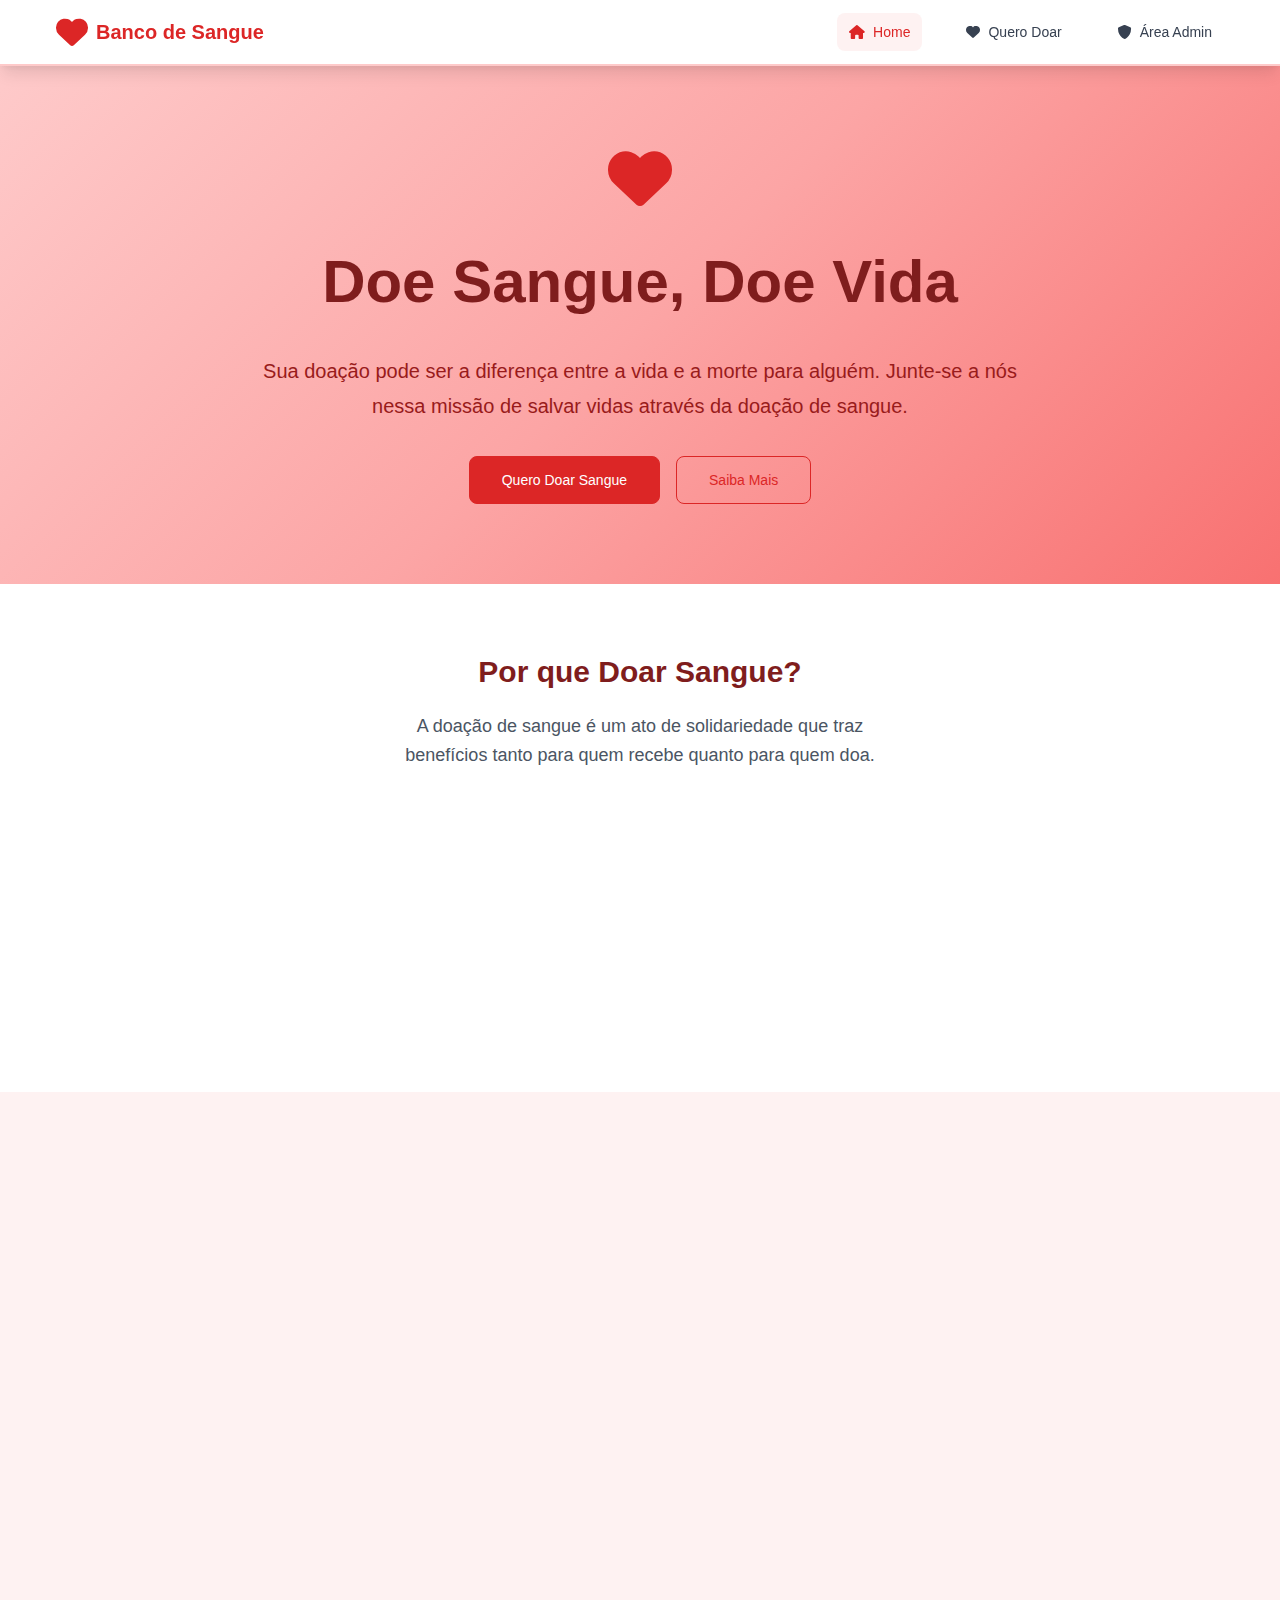
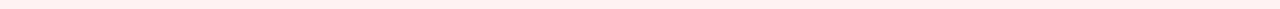
<file: Front-end-banco-de-sangue/html/index.html>
<!DOCTYPE html>
    <html lang="pt-BR">
    <head>
        <meta charset="UTF-8">
        <meta name="viewport" content="width=device-width, initial-scale=1.0">
        <title>Banco de Sangue - Sistema de Doação</title>
        <link rel="stylesheet" href="../css/styles.css">
        <link rel="stylesheet" href="../css/components.css">
        <link href="https://cdnjs.cloudflare.com/ajax/libs/font-awesome/6.0.0/css/all.min.css" rel="stylesheet">
    </head>
    <body>
        <!-- Navigation -->
        <nav class="navbar">
            <div class="nav-container">
                <div class="nav-brand">
                    <i class="fas fa-heart nav-icon"></i>
                    <span class="nav-title">Banco de Sangue</span>
                </div>
                <div class="nav-links">
                    <a href="index.html" class="nav-link active" data-page="home">
                        <i class="fas fa-home"></i>
                        Home
                    </a>
                    <a href="quero-doar.html" class="nav-link" data-page="donate">
                        <i class="fas fa-heart"></i>
                        Quero Doar
                    </a>
                    <a href="admin.html" class="nav-link" data-page="admin">
                        <i class="fas fa-shield-alt"></i>
                        Área Admin
                    </a>
                </div>
            </div>
        </nav>

        <!-- Main Content -->
        <main class="main-content">
            <!-- Hero Section -->
            <section class="hero-section">
                <div class="container">
                    <div class="hero-content">
                        <i class="fas fa-heart hero-icon"></i>
                        <h1 class="hero-title">Doe Sangue, Doe Vida</h1>
                        <p class="hero-description">
                            Sua doação pode ser a diferença entre a vida e a morte para alguém. Junte-se a nós nessa missão de salvar
                            vidas através da doação de sangue.
                        </p>
                        <div class="hero-buttons">
                            <a href="quero-doar.html" class="btn btn-primary">Quero Doar Sangue</a>
                            <button class="btn btn-outline">Saiba Mais</button>
                        </div>
                    </div>
                </div>
            </section>

            <!-- Benefits Section -->
            <section class="benefits-section">
                <div class="container">
                    <div class="section-header">
                        <h2 class="section-title">Por que Doar Sangue?</h2>
                        <p class="section-description">
                            A doação de sangue é um ato de solidariedade que traz benefícios tanto para quem recebe quanto para quem
                            doa.
                        </p>
                    </div>

                    <div class="benefits-grid">
                        <div class="benefit-card">
                            <div class="benefit-header">
                                <i class="fas fa-heart benefit-icon"></i>
                                <h3 class="benefit-title">Salve Vidas</h3>
                            </div>
                            <p class="benefit-description">Uma única doação pode salvar até 4 vidas diferentes</p>
                        </div>

                        <div class="benefit-card">
                            <div class="benefit-header">
                                <i class="fas fa-users benefit-icon"></i>
                                <h3 class="benefit-title">Ajude a Comunidade</h3>
                            </div>
                            <p class="benefit-description">Contribua para o bem-estar da sua comunidade local</p>
                        </div>

                        <div class="benefit-card">
                            <div class="benefit-header">
                                <i class="fas fa-clock benefit-icon"></i>
                                <h3 class="benefit-title">Processo Rápido</h3>
                            </div>
                            <p class="benefit-description">Todo o processo leva apenas 30-45 minutos</p>
                        </div>

                        <div class="benefit-card">
                            <div class="benefit-header">
                                <i class="fas fa-shield-alt benefit-icon"></i>
                                <h3 class="benefit-title">Seguro e Confiável</h3>
                            </div>
                            <p class="benefit-description">Procedimento 100% seguro com materiais descartáveis</p>
                        </div>
                    </div>
                </div>
            </section>

            <!-- Info Section -->
            <section class="info-section">
                <div class="container">
                    <div class="info-grid">
                        <div class="info-content">
                            <h2 class="info-title">Informações Importantes</h2>
                            <div class="info-list">
                                <div class="info-item">
                                    <div class="info-bullet"></div>
                                    <p>O sangue doado é testado e separado em componentes para atender diferentes necessidades médicas</p>
                                </div>
                                <div class="info-item">
                                    <div class="info-bullet"></div>
                                    <p>Homens podem doar a cada 60 dias e mulheres a cada 90 dias</p>
                                </div>
                                <div class="info-item">
                                    <div class="info-bullet"></div>
                                    <p>É necessário ter entre 16 e 69 anos e pesar no mínimo 50kg</p>
                                </div>
                                <div class="info-item">
                                    <div class="info-bullet"></div>
                                    <p>Traga um documento oficial com foto no dia da doação</p>
                                </div>
                            </div>
                        </div>
                        <div class="blood-types-card">
                            <h3 class="blood-types-title">Tipos Sanguíneos</h3>
                            <div class="blood-types-grid">
                                <div class="blood-type">A+</div>
                                <div class="blood-type">A-</div>
                                <div class="blood-type">B+</div>
                                <div class="blood-type">B-</div>
                                <div class="blood-type">AB+</div>
                                <div class="blood-type">AB-</div>
                                <div class="blood-type">O+</div>
                                <div class="blood-type">O-</div>
                            </div>
                            <p class="blood-types-note">Todos os tipos sanguíneos são importantes e necessários!</p>
                        </div>
                    </div>
                </div>
            </section>
        </main>

        <script src="../js/navigation.js"></script>
        <script src="../js/main.js"></script>
    </body>
    </html>
</file>
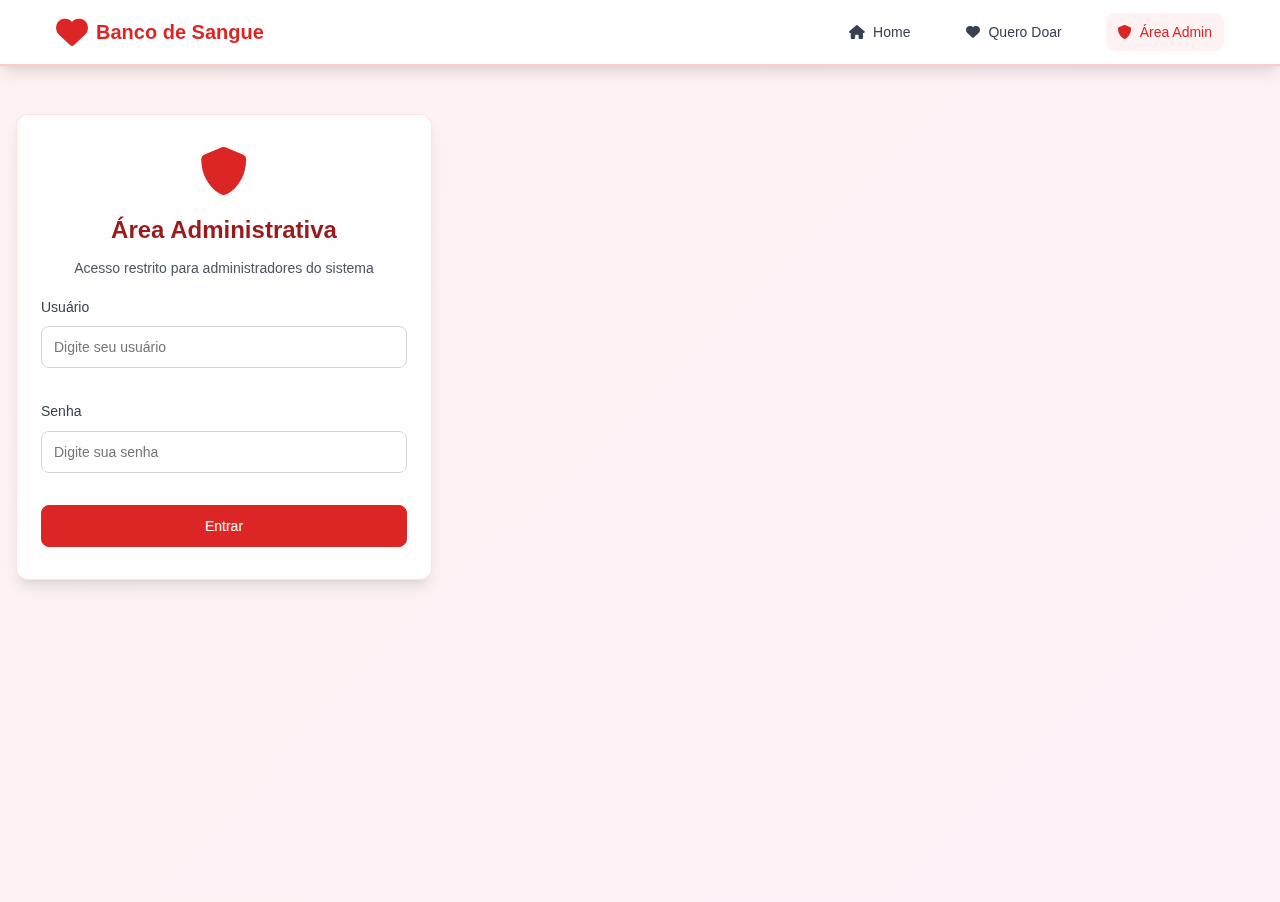
<file: Front-end-banco-de-sangue/html/admin.html>
<!DOCTYPE html>
<html lang="pt-BR">
<head>
    <meta charset="UTF-8">
    <meta name="viewport" content="width=device-width, initial-scale=1.0">
    <title>Área Admin - Banco de Sangue</title>
    <link rel="stylesheet" href="../css/styles.css">
    <link rel="stylesheet" href="../css/components.css">
    <link rel="stylesheet" href="../css/admin.css">
    <link href="https://cdnjs.cloudflare.com/ajax/libs/font-awesome/6.0.0/css/all.min.css" rel="stylesheet">
</head>
<body>
    <!-- Navigation -->
    <nav class="navbar">
        <div class="nav-container">
            <div class="nav-brand">
                <i class="fas fa-heart nav-icon"></i>
                <span class="nav-title">Banco de Sangue</span>
            </div>
            <div class="nav-links">
                <a href="index.html" class="nav-link" data-page="home">
                    <i class="fas fa-home"></i>
                    Home
                </a>
                <a href="quero-doar.html" class="nav-link" data-page="donate">
                    <i class="fas fa-heart"></i>
                    Quero Doar
                </a>
                <a href="admin.html" class="nav-link active" data-page="admin">
                    <i class="fas fa-shield-alt"></i>
                    Área Admin
                </a>
            </div>
        </div>
    </nav>

    <!-- Main Content -->
    <main class="main-content">
        <!-- Login Form -->
        <div id="loginSection" class="login-section">
            <div class="login-container">
                <div class="login-card">
                    <div class="login-header">
                        <i class="fas fa-shield-alt login-icon"></i>
                        <h1 class="login-title">Área Administrativa</h1>
                        <p class="login-description">Acesso restrito para administradores do sistema</p>
                    </div>
                    <div class="login-content">
                        <form id="loginForm" class="login-form">
                            <div class="form-group">
                                <label for="username" class="form-label">Usuário</label>
                                <input type="text" id="username" class="form-input" placeholder="Digite seu usuário" required>
                            </div>
                            <div class="form-group">
                                <label for="password" class="form-label">Senha</label>
                                <input type="password" id="password" class="form-input" placeholder="Digite sua senha" required>
                            </div>
                            <div id="loginError" class="alert alert-error" style="display: none;">
                                <i class="fas fa-exclamation-triangle alert-icon"></i>
                                <span class="alert-message">Usuário ou senha incorretos</span>
                            </div>
                            <button type="submit" id="loginBtn" class="btn btn-primary btn-full">Entrar</button>
                        </form>
                    </div>
                </div>
            </div>
        </div>

        <!-- Dashboard -->
        <div id="dashboardSection" class="dashboard-section" style="display: none;">
            <div class="container">
                <!-- Header -->
                <div class="dashboard-header">
                    <div class="header-content">
                        <h1 class="dashboard-title">Painel Administrativo</h1>
                        <p class="dashboard-description">Gerenciamento de doadores de sangue</p>
                    </div>
                    <button id="logoutBtn" class="btn btn-outline">
                        <i class="fas fa-sign-out-alt"></i>
                        Sair
                    </button>
                </div>

                <!-- Stats -->
                <div class="stats-grid">
                    <div class="stat-card">
                        <div class="stat-header">
                            <span class="stat-label">Total de Doadores</span>
                            <i class="fas fa-users stat-icon"></i>
                        </div>
                        <div class="stat-value" id="totalDonors">0</div>
                    </div>
                    <div class="stat-card">
                        <div class="stat-header">
                            <span class="stat-label">Doações Este Mês</span>
                            <i class="fas fa-tint stat-icon"></i>
                        </div>
                        <div class="stat-value">12</div>
                    </div>
                    <div class="stat-card">
                        <div class="stat-header">
                            <span class="stat-label">Tipo Mais Comum</span>
                            <i class="fas fa-tint stat-icon"></i>
                        </div>
                        <div class="stat-value">O+</div>
                    </div>
                </div>

                <!-- Message -->
                <div id="message" class="alert alert-success" style="display: none;">
                    <span class="alert-message"></span>
                </div>

                <!-- Actions -->
                <div class="actions-header">
                    <h2 class="section-title">Lista de Doadores</h2>
                    <button id="newDonorBtn" class="btn btn-primary">
                        <i class="fas fa-plus"></i>
                        Novo Doador
                    </button>
                </div>

                <!-- Donors Table -->
                <div class="table-card">
                    <div class="table-container">
                        <table class="donors-table">
                            <thead>
                                <tr>
                                    <th>Nome</th>
                                    <th>Email</th>
                                    <th>Telefone</th>
                                    <th>Tipo</th>
                                    <th>Idade</th>
                                    <th>Peso</th>
                                    <th>Última Doação</th>
                                    <th>Ações</th>
                                </tr>
                            </thead>
                            <tbody id="donorsTableBody">
                                <!-- Donors will be populated here -->
                            </tbody>
                        </table>
                    </div>
                </div>
            </div>
        </div>

        <!-- Modal -->
        <div id="donorModal" class="modal" style="display: none;">
            <div class="modal-overlay"></div>
            <div class="modal-content">
                <div class="modal-header">
                    <h2 id="modalTitle" class="modal-title">Novo Doador</h2>
                    <button id="closeModal" class="modal-close">
                        <i class="fas fa-times"></i>
                    </button>
                </div>
                <div class="modal-body">
                    <form id="donorForm" class="donor-form">
                        <div class="form-group">
                            <label for="donorName" class="form-label">Nome</label>
                            <input type="text" id="donorName" class="form-input" required>
                        </div>
                        <div class="form-group">
                            <label for="donorEmail" class="form-label">Email</label>
                            <input type="email" id="donorEmail" class="form-input" required>
                        </div>
                        <div class="form-group">
                            <label for="donorPhone" class="form-label">Telefone</label>
                            <input type="text" id="donorPhone" class="form-input" required>
                        </div>
                        <div class="form-group">
                            <label for="donorBloodType" class="form-label">Tipo Sanguíneo</label>
                            <select id="donorBloodType" class="form-select" required>
                                <option value="">Selecione o tipo sanguíneo</option>
                                <option value="A+">A+</option>
                                <option value="A-">A-</option>
                                <option value="B+">B+</option>
                                <option value="B-">B-</option>
                                <option value="AB+">AB+</option>
                                <option value="AB-">AB-</option>
                                <option value="O+">O+</option>
                                <option value="O-">O-</option>
                            </select>
                        </div>
                        <div class="form-row">
                            <div class="form-group">
                                <label for="donorAge" class="form-label">Idade</label>
                                <input type="number" id="donorAge" class="form-input" required>
                            </div>
                            <div class="form-group">
                                <label for="donorWeight" class="form-label">Peso (kg)</label>
                                <input type="number" id="donorWeight" class="form-input" step="0.1" required>
                            </div>
                        </div>
                        <div class="form-group">
                            <label for="donorLastDonation" class="form-label">Última Doação</label>
                            <input type="date" id="donorLastDonation" class="form-input" required>
                        </div>
                        <div class="form-actions">
                            <button type="submit" class="btn btn-primary btn-flex">
                                <span id="submitBtnText">Cadastrar</span>
                            </button>
                            <button type="button" id="cancelBtn" class="btn btn-outline">Cancelar</button>
                        </div>
                    </form>
                </div>
            </div>
        </div>
    </main>

    <script src="../js/navigation.js"></script>
    <script src="../js/admin.js"></script>
</body>
</html>
</file>
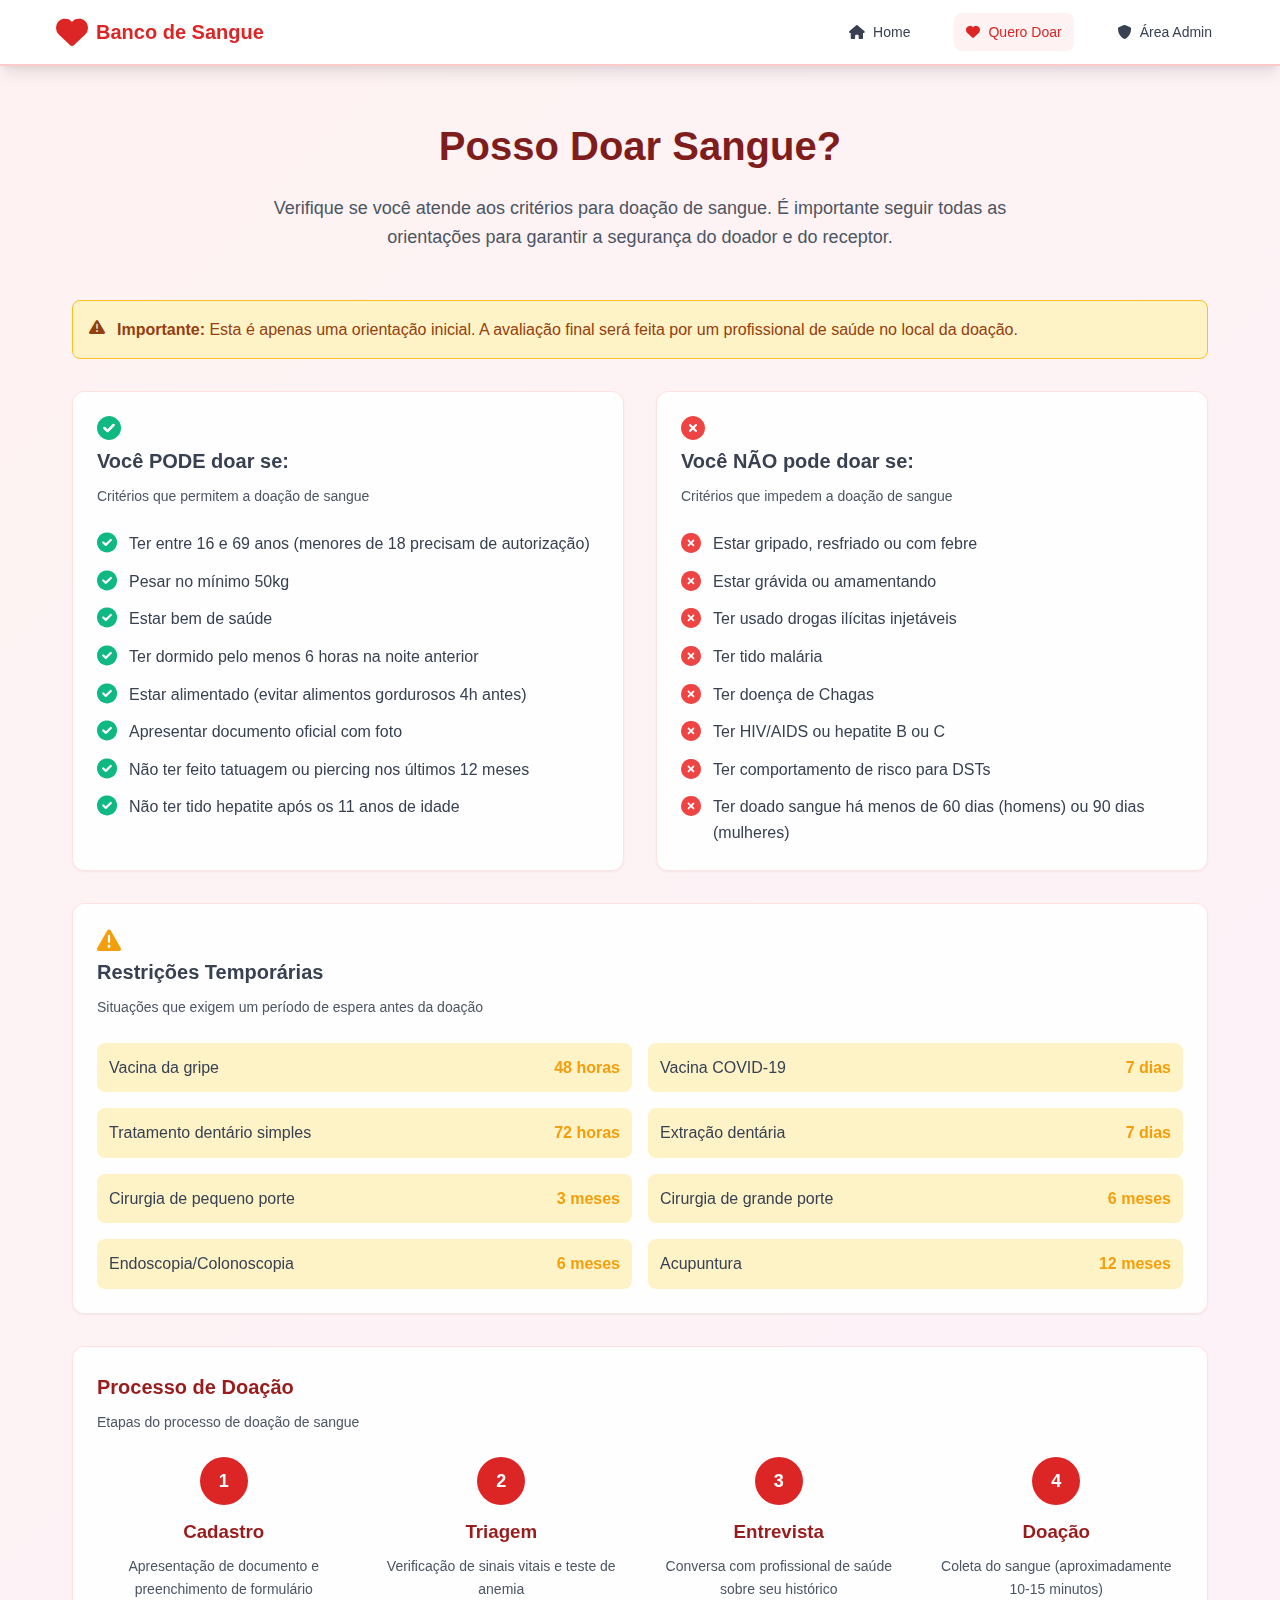
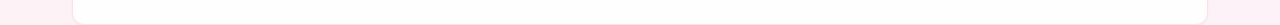
<file: Front-end-banco-de-sangue/html/quero-doar.html>
<!DOCTYPE html>
<html lang="pt-BR">
<head>
    <meta charset="UTF-8">
    <meta name="viewport" content="width=device-width, initial-scale=1.0">
    <title>Quero Doar - Banco de Sangue</title>
    <link rel="stylesheet" href="../css/styles.css">
    <link rel="stylesheet" href="../css/components.css">
    <link href="https://cdnjs.cloudflare.com/ajax/libs/font-awesome/6.0.0/css/all.min.css" rel="stylesheet">
</head>
<body>
    <!-- Navigation -->
    <nav class="navbar">
        <div class="nav-container">
            <div class="nav-brand">
                <i class="fas fa-heart nav-icon"></i>
                <span class="nav-title">Banco de Sangue</span>
            </div>
            <div class="nav-links">
                <a href="index.html" class="nav-link" data-page="home">
                    <i class="fas fa-home"></i>
                    Home
                </a>
                <a href="quero-doar.html" class="nav-link active" data-page="donate">
                    <i class="fas fa-heart"></i>
                    Quero Doar
                </a>
                <a href="admin.html" class="nav-link" data-page="admin">
                    <i class="fas fa-shield-alt"></i>
                    Área Admin
                </a>
            </div>
        </div>
    </nav>

    <!-- Main Content -->
    <main class="main-content">
        <div class="container">
            <!-- Header -->
            <div class="page-header">
                <h1 class="page-title">Posso Doar Sangue?</h1>
                <p class="page-description">
                    Verifique se você atende aos critérios para doação de sangue. É importante seguir todas as orientações para
                    garantir a segurança do doador e do receptor.
                </p>
            </div>

            <!-- Alert -->
            <div class="alert alert-warning">
                <i class="fas fa-exclamation-triangle alert-icon"></i>
                <div class="alert-content">
                    <strong>Importante:</strong> Esta é apenas uma orientação inicial. A avaliação final será feita por um
                    profissional de saúde no local da doação.
                </div>
            </div>

            <div class="criteria-grid">
                <!-- Can Donate -->
                <div class="criteria-card">
                    <div class="criteria-header">
                        <i class="fas fa-check-circle criteria-icon success"></i>
                        <h2 class="criteria-title">Você PODE doar se:</h2>
                        <p class="criteria-subtitle">Critérios que permitem a doação de sangue</p>
                    </div>
                    <div class="criteria-content">
                        <ul class="criteria-list">
                            <li class="criteria-item">
                                <i class="fas fa-check-circle item-icon success"></i>
                                <span>Ter entre 16 e 69 anos (menores de 18 precisam de autorização)</span>
                            </li>
                            <li class="criteria-item">
                                <i class="fas fa-check-circle item-icon success"></i>
                                <span>Pesar no mínimo 50kg</span>
                            </li>
                            <li class="criteria-item">
                                <i class="fas fa-check-circle item-icon success"></i>
                                <span>Estar bem de saúde</span>
                            </li>
                            <li class="criteria-item">
                                <i class="fas fa-check-circle item-icon success"></i>
                                <span>Ter dormido pelo menos 6 horas na noite anterior</span>
                            </li>
                            <li class="criteria-item">
                                <i class="fas fa-check-circle item-icon success"></i>
                                <span>Estar alimentado (evitar alimentos gordurosos 4h antes)</span>
                            </li>
                            <li class="criteria-item">
                                <i class="fas fa-check-circle item-icon success"></i>
                                <span>Apresentar documento oficial com foto</span>
                            </li>
                            <li class="criteria-item">
                                <i class="fas fa-check-circle item-icon success"></i>
                                <span>Não ter feito tatuagem ou piercing nos últimos 12 meses</span>
                            </li>
                            <li class="criteria-item">
                                <i class="fas fa-check-circle item-icon success"></i>
                                <span>Não ter tido hepatite após os 11 anos de idade</span>
                            </li>
                        </ul>
                    </div>
                </div>

                <!-- Cannot Donate -->
                <div class="criteria-card">
                    <div class="criteria-header">
                        <i class="fas fa-times-circle criteria-icon danger"></i>
                        <h2 class="criteria-title">Você NÃO pode doar se:</h2>
                        <p class="criteria-subtitle">Critérios que impedem a doação de sangue</p>
                    </div>
                    <div class="criteria-content">
                        <ul class="criteria-list">
                            <li class="criteria-item">
                                <i class="fas fa-times-circle item-icon danger"></i>
                                <span>Estar gripado, resfriado ou com febre</span>
                            </li>
                            <li class="criteria-item">
                                <i class="fas fa-times-circle item-icon danger"></i>
                                <span>Estar grávida ou amamentando</span>
                            </li>
                            <li class="criteria-item">
                                <i class="fas fa-times-circle item-icon danger"></i>
                                <span>Ter usado drogas ilícitas injetáveis</span>
                            </li>
                            <li class="criteria-item">
                                <i class="fas fa-times-circle item-icon danger"></i>
                                <span>Ter tido malária</span>
                            </li>
                            <li class="criteria-item">
                                <i class="fas fa-times-circle item-icon danger"></i>
                                <span>Ter doença de Chagas</span>
                            </li>
                            <li class="criteria-item">
                                <i class="fas fa-times-circle item-icon danger"></i>
                                <span>Ter HIV/AIDS ou hepatite B ou C</span>
                            </li>
                            <li class="criteria-item">
                                <i class="fas fa-times-circle item-icon danger"></i>
                                <span>Ter comportamento de risco para DSTs</span>
                            </li>
                            <li class="criteria-item">
                                <i class="fas fa-times-circle item-icon danger"></i>
                                <span>Ter doado sangue há menos de 60 dias (homens) ou 90 dias (mulheres)</span>
                            </li>
                        </ul>
                    </div>
                </div>
            </div>

            <!-- Temporary Restrictions -->
            <div class="restrictions-card">
                <div class="restrictions-header">
                    <i class="fas fa-exclamation-triangle restrictions-icon warning"></i>
                    <h2 class="restrictions-title">Restrições Temporárias</h2>
                    <p class="restrictions-subtitle">Situações que exigem um período de espera antes da doação</p>
                </div>
                <div class="restrictions-content">
                    <div class="restrictions-grid">
                        <div class="restriction-item">
                            <span class="restriction-condition">Vacina da gripe</span>
                            <span class="restriction-time">48 horas</span>
                        </div>
                        <div class="restriction-item">
                            <span class="restriction-condition">Vacina COVID-19</span>
                            <span class="restriction-time">7 dias</span>
                        </div>
                        <div class="restriction-item">
                            <span class="restriction-condition">Tratamento dentário simples</span>
                            <span class="restriction-time">72 horas</span>
                        </div>
                        <div class="restriction-item">
                            <span class="restriction-condition">Extração dentária</span>
                            <span class="restriction-time">7 dias</span>
                        </div>
                        <div class="restriction-item">
                            <span class="restriction-condition">Cirurgia de pequeno porte</span>
                            <span class="restriction-time">3 meses</span>
                        </div>
                        <div class="restriction-item">
                            <span class="restriction-condition">Cirurgia de grande porte</span>
                            <span class="restriction-time">6 meses</span>
                        </div>
                        <div class="restriction-item">
                            <span class="restriction-condition">Endoscopia/Colonoscopia</span>
                            <span class="restriction-time">6 meses</span>
                        </div>
                        <div class="restriction-item">
                            <span class="restriction-condition">Acupuntura</span>
                            <span class="restriction-time">12 meses</span>
                        </div>
                    </div>
                </div>
            </div>

            <!-- Process Steps -->
            <div class="process-card">
                <div class="process-header">
                    <h2 class="process-title">Processo de Doação</h2>
                    <p class="process-subtitle">Etapas do processo de doação de sangue</p>
                </div>
                <div class="process-content">
                    <div class="process-steps">
                        <div class="process-step">
                            <div class="step-number">1</div>
                            <h3 class="step-title">Cadastro</h3>
                            <p class="step-description">Apresentação de documento e preenchimento de formulário</p>
                        </div>
                        <div class="process-step">
                            <div class="step-number">2</div>
                            <h3 class="step-title">Triagem</h3>
                            <p class="step-description">Verificação de sinais vitais e teste de anemia</p>
                        </div>
                        <div class="process-step">
                            <div class="step-number">3</div>
                            <h3 class="step-title">Entrevista</h3>
                            <p class="step-description">Conversa com profissional de saúde sobre seu histórico</p>
                        </div>
                        <div class="process-step">
                            <div class="step-number">4</div>
                            <h3 class="step-title">Doação</h3>
                            <p class="step-description">Coleta do sangue (aproximadamente 10-15 minutos)</p>
                        </div>
                    </div>
                </div>
            </div>
        </div>
    </main>

    <script src="../js/navigation.js"></script>
</body>
</html>
</file>
<file: Front-end-banco-de-sangue/css/components.css>
/* Alert Components */
.alert {
  display: flex;
  align-items: flex-start;
  gap: 0.75rem;
  padding: 1rem;
  border-radius: var(--border-radius);
  margin-bottom: 2rem;
}

.alert-warning {
  background-color: #fef3c7;
  border: 1px solid #fbbf24;
  color: #92400e;
}

.alert-error {
  background-color: #fee2e2;
  border: 1px solid #f87171;
  color: #991b1b;
}

.alert-success {
  background-color: #d1fae5;
  border: 1px solid #34d399;
  color: #065f46;
}

.alert-icon {
  font-size: 1rem;
  margin-top: 0.125rem;
  flex-shrink: 0;
}

.alert-content {
  flex: 1;
}

.alert-message {
  flex: 1;
}

/* Criteria Cards */
.criteria-grid {
  display: grid;
  grid-template-columns: 1fr;
  gap: 2rem;
  margin-bottom: 2rem;
}

@media (min-width: 1024px) {
  .criteria-grid {
    grid-template-columns: repeat(2, 1fr);
  }
}

.criteria-card {
  background: rgba(255, 255, 255, 0.9);
  backdrop-filter: blur(10px);
  border: 1px solid rgba(248, 113, 113, 0.2);
  border-radius: var(--border-radius-lg);
  padding: 1.5rem;
  box-shadow: var(--shadow-sm);
}

.criteria-header {
  margin-bottom: 1.5rem;
}

.criteria-icon {
  font-size: 1.5rem;
  margin-right: 0.5rem;
}

.criteria-icon.success {
  color: var(--success-color);
}

.criteria-icon.danger {
  color: var(--danger-color);
}

.criteria-title {
  font-size: 1.25rem;
  font-weight: 600;
  display: flex;
  align-items: center;
  margin-bottom: 0.5rem;
}

.criteria-subtitle {
  font-size: 0.875rem;
  color: var(--gray-600);
}

.criteria-list {
  list-style: none;
  display: flex;
  flex-direction: column;
  gap: 0.75rem;
}

.criteria-item {
  display: flex;
  align-items: flex-start;
  gap: 0.75rem;
}

.item-icon {
  font-size: 1.25rem;
  margin-top: 0.125rem;
  flex-shrink: 0;
}

.item-icon.success {
  color: var(--success-color);
}

.item-icon.danger {
  color: var(--danger-color);
}

/* Restrictions Card */
.restrictions-card {
  background: rgba(255, 255, 255, 0.9);
  backdrop-filter: blur(10px);
  border: 1px solid rgba(248, 113, 113, 0.2);
  border-radius: var(--border-radius-lg);
  padding: 1.5rem;
  box-shadow: var(--shadow-sm);
  margin-bottom: 2rem;
}

.restrictions-header {
  margin-bottom: 1.5rem;
}

.restrictions-icon {
  font-size: 1.5rem;
  margin-right: 0.5rem;
}

.restrictions-icon.warning {
  color: var(--warning-color);
}

.restrictions-title {
  font-size: 1.25rem;
  font-weight: 600;
  display: flex;
  align-items: center;
  margin-bottom: 0.5rem;
}

.restrictions-subtitle {
  font-size: 0.875rem;
  color: var(--gray-600);
}

.restrictions-grid {
  display: grid;
  grid-template-columns: 1fr;
  gap: 1rem;
}

@media (min-width: 768px) {
  .restrictions-grid {
    grid-template-columns: repeat(2, 1fr);
  }
}

.restriction-item {
  display: flex;
  justify-content: space-between;
  align-items: center;
  padding: 0.75rem;
  background: #fef3c7;
  border-radius: var(--border-radius);
}

.restriction-condition {
  color: var(--gray-700);
}

.restriction-time {
  color: var(--warning-color);
  font-weight: 600;
}

/* Process Card */
.process-card {
  background: rgba(255, 255, 255, 0.9);
  backdrop-filter: blur(10px);
  border: 1px solid rgba(248, 113, 113, 0.2);
  border-radius: var(--border-radius-lg);
  padding: 1.5rem;
  box-shadow: var(--shadow-sm);
}

.process-header {
  margin-bottom: 1.5rem;
}

.process-title {
  font-size: 1.25rem;
  font-weight: 600;
  color: #991b1b;
  margin-bottom: 0.5rem;
}

.process-subtitle {
  font-size: 0.875rem;
  color: var(--gray-600);
}

.process-steps {
  display: grid;
  grid-template-columns: 1fr;
  gap: 1.5rem;
}

@media (min-width: 768px) {
  .process-steps {
    grid-template-columns: repeat(4, 1fr);
  }
}

.process-step {
  text-align: center;
}

.step-number {
  width: 3rem;
  height: 3rem;
  background-color: var(--primary-color);
  color: var(--white);
  border-radius: 50%;
  display: flex;
  align-items: center;
  justify-content: center;
  font-weight: 700;
  font-size: 1.125rem;
  margin: 0 auto 0.75rem;
}

.step-title {
  font-weight: 600;
  color: #991b1b;
  margin-bottom: 0.5rem;
}

.step-description {
  font-size: 0.875rem;
  color: var(--gray-600);
}

/* Form Components */
.form-group {
  margin-bottom: 1rem;
}

.form-label {
  display: block;
  font-size: 0.875rem;
  font-weight: 500;
  color: var(--gray-700);
  margin-bottom: 0.5rem;
}

.form-input,
.form-select {
  width: 100%;
  padding: 0.75rem;
  border: 1px solid var(--gray-300);
  border-radius: var(--border-radius);
  font-size: 0.875rem;
  transition: var(--transition);
  background-color: var(--white);
}

.form-input:focus,
.form-select:focus {
  outline: none;
  border-color: var(--primary-color);
  box-shadow: 0 0 0 3px rgba(220, 38, 38, 0.1);
}

.form-row {
  display: grid;
  grid-template-columns: 1fr;
  gap: 1rem;
}

@media (min-width: 640px) {
  .form-row {
    grid-template-columns: repeat(2, 1fr);
  }
}

.form-actions {
  display: flex;
  gap: 0.5rem;
  margin-top: 1.5rem;
}

/* Loading States */
.loading {
  opacity: 0.6;
  pointer-events: none;
}

.loading::after {
  content: "";
  position: absolute;
  top: 50%;
  left: 50%;
  width: 1rem;
  height: 1rem;
  margin: -0.5rem 0 0 -0.5rem;
  border: 2px solid transparent;
  border-top: 2px solid var(--primary-color);
  border-radius: 50%;
  animation: spin 1s linear infinite;
}

@keyframes spin {
  0% {
    transform: rotate(0deg);
  }
  100% {
    transform: rotate(360deg);
  }
}

/* Utility Classes */
.text-center {
  text-align: center;
}

.text-left {
  text-align: left;
}

.text-right {
  text-align: right;
}

.hidden {
  display: none !important;
}

.visible {
  display: block !important;
}

.flex {
  display: flex;
}

.flex-col {
  flex-direction: column;
}

.items-center {
  align-items: center;
}

.justify-center {
  justify-content: center;
}

.justify-between {
  justify-content: space-between;
}

.gap-1 {
  gap: 0.25rem;
}

.gap-2 {
  gap: 0.5rem;
}

.gap-3 {
  gap: 0.75rem;
}

.gap-4 {
  gap: 1rem;
}

.mb-1 {
  margin-bottom: 0.25rem;
}

.mb-2 {
  margin-bottom: 0.5rem;
}

.mb-3 {
  margin-bottom: 0.75rem;
}

.mb-4 {
  margin-bottom: 1rem;
}

.mt-1 {
  margin-top: 0.25rem;
}

.mt-2 {
  margin-top: 0.5rem;
}

.mt-3 {
  margin-top: 0.75rem;
}

.mt-4 {
  margin-top: 1rem;
}

.p-1 {
  padding: 0.25rem;
}

.p-2 {
  padding: 0.5rem;
}

.p-3 {
  padding: 0.75rem;
}

.p-4 {
  padding: 1rem;
}
</file>
<file: Front-end-banco-de-sangue/css/admin.css>
/* Admin Specific Styles */

/* Login Section */
.login-section {
  min-height: calc(100vh - 4rem);
  display: flex;
  align-items: center;
  justify-content: center;
  padding: 3rem 0;
}

.login-container {
  width: 100%;
  max-width: 28rem;
  padding: 0 1rem;
}

.login-card {
  background: rgba(255, 255, 255, 0.9);
  backdrop-filter: blur(10px);
  border: 1px solid rgba(248, 113, 113, 0.2);
  border-radius: var(--border-radius-lg);
  box-shadow: var(--shadow-lg);
  overflow: hidden;
}

.login-header {
  text-align: center;
  padding: 2rem 1.5rem 1rem;
}

.login-icon {
  font-size: 3rem;
  color: var(--primary-color);
  margin-bottom: 1rem;
}

.login-title {
  font-size: 1.5rem;
  font-weight: 600;
  color: #991b1b;
  margin-bottom: 0.5rem;
}

.login-description {
  font-size: 0.875rem;
  color: var(--gray-600);
}

.login-content {
  padding: 0 1.5rem 2rem;
}

.login-form {
  display: flex;
  flex-direction: column;
  gap: 1rem;
}

/* Dashboard Section */
.dashboard-section {
  padding: 3rem 0;
}

.dashboard-header {
  display: flex;
  justify-content: space-between;
  align-items: flex-start;
  margin-bottom: 2rem;
  gap: 1rem;
}

.header-content h1 {
  font-size: 1.875rem;
  font-weight: 700;
  color: #7f1d1d;
  margin-bottom: 0.5rem;
}

.dashboard-title {
  font-size: 1.875rem;
  font-weight: 700;
  color: #7f1d1d;
  margin-bottom: 0.5rem;
}

.dashboard-description {
  color: var(--gray-600);
}

/* Stats Grid */
.stats-grid {
  display: grid;
  grid-template-columns: 1fr;
  gap: 1.5rem;
  margin-bottom: 2rem;
}

@media (min-width: 768px) {
  .stats-grid {
    grid-template-columns: repeat(3, 1fr);
  }
}

.stat-card {
  background: rgba(255, 255, 255, 0.9);
  backdrop-filter: blur(10px);
  border: 1px solid rgba(248, 113, 113, 0.2);
  border-radius: var(--border-radius-lg);
  padding: 1.5rem;
  box-shadow: var(--shadow-sm);
}

.stat-header {
  display: flex;
  justify-content: space-between;
  align-items: center;
  margin-bottom: 0.5rem;
}

.stat-label {
  font-size: 0.875rem;
  font-weight: 500;
  color: #991b1b;
}

.stat-icon {
  font-size: 1rem;
  color: var(--primary-color);
}

.stat-value {
  font-size: 1.5rem;
  font-weight: 700;
  color: #7f1d1d;
}

/* Actions Header */
.actions-header {
  display: flex;
  justify-content: space-between;
  align-items: center;
  margin-bottom: 1.5rem;
  gap: 1rem;
}

.actions-header .section-title {
  font-size: 1.25rem;
  font-weight: 600;
  color: #991b1b;
  margin-bottom: 0;
}

/* Table */
.table-card {
  background: rgba(255, 255, 255, 0.9);
  backdrop-filter: blur(10px);
  border: 1px solid rgba(248, 113, 113, 0.2);
  border-radius: var(--border-radius-lg);
  box-shadow: var(--shadow-sm);
  overflow: hidden;
}

.table-container {
  overflow-x: auto;
}

.donors-table {
  width: 100%;
  border-collapse: collapse;
}

.donors-table thead {
  background: #fef2f2;
}

.donors-table th {
  padding: 0.75rem 1.5rem;
  text-align: left;
  font-size: 0.75rem;
  font-weight: 500;
  color: #991b1b;
  text-transform: uppercase;
  letter-spacing: 0.05em;
  border-bottom: 1px solid #fecaca;
}

.donors-table td {
  padding: 1rem 1.5rem;
  font-size: 0.875rem;
  color: var(--gray-900);
  border-bottom: 1px solid #fecaca;
  white-space: nowrap;
}

.donors-table tbody tr:hover {
  background: #fef2f2;
}

.donors-table tbody tr:last-child td {
  border-bottom: none;
}

/* Blood Type Badge */
.blood-type-badge {
  display: inline-flex;
  align-items: center;
  padding: 0.25rem 0.625rem;
  border-radius: 9999px;
  font-size: 0.75rem;
  font-weight: 500;
  background: #fecaca;
  color: #7f1d1d;
}

/* Action Buttons */
.action-buttons {
  display: flex;
  gap: 0.5rem;
}

.btn-sm {
  padding: 0.375rem 0.75rem;
  font-size: 0.75rem;
}

.btn-edit {
  background-color: transparent;
  color: #2563eb;
  border: 1px solid #2563eb;
}

.btn-edit:hover {
  background-color: #eff6ff;
}

.btn-delete {
  background-color: transparent;
  color: var(--danger-color);
  border: 1px solid var(--danger-color);
}

.btn-delete:hover {
  background-color: #fef2f2;
}

/* Modal */
.modal {
  position: fixed;
  top: 0;
  left: 0;
  width: 100%;
  height: 100%;
  z-index: 1000;
  display: flex;
  align-items: center;
  justify-content: center;
  padding: 1rem;
}

.modal-overlay {
  position: absolute;
  top: 0;
  left: 0;
  width: 100%;
  height: 100%;
  background: rgba(0, 0, 0, 0.5);
  backdrop-filter: blur(4px);
}

.modal-content {
  position: relative;
  background: var(--white);
  border-radius: var(--border-radius-lg);
  box-shadow: var(--shadow-xl);
  width: 100%;
  max-width: 28rem;
  max-height: 90vh;
  overflow-y: auto;
}

.modal-header {
  display: flex;
  justify-content: space-between;
  align-items: center;
  padding: 1.5rem 1.5rem 0;
  margin-bottom: 1rem;
}

.modal-title {
  font-size: 1.125rem;
  font-weight: 600;
  color: #991b1b;
}

.modal-close {
  background: none;
  border: none;
  font-size: 1.25rem;
  color: var(--gray-400);
  cursor: pointer;
  padding: 0.25rem;
  border-radius: var(--border-radius);
  transition: var(--transition);
}

.modal-close:hover {
  color: var(--gray-600);
  background: var(--gray-100);
}

.modal-body {
  padding: 0 1.5rem 1.5rem;
}

.donor-form {
  display: flex;
  flex-direction: column;
  gap: 1rem;
}

/* Responsive Design */
@media (max-width: 768px) {
  .dashboard-header {
    flex-direction: column;
    align-items: stretch;
  }

  .actions-header {
    flex-direction: column;
    align-items: stretch;
  }

  .donors-table {
    font-size: 0.75rem;
  }

  .donors-table th,
  .donors-table td {
    padding: 0.5rem;
  }

  .action-buttons {
    flex-direction: column;
  }

  .modal-content {
    margin: 1rem;
    max-width: calc(100% - 2rem);
  }
}

/* Animation for modal */
.modal {
  animation: fadeIn 0.2s ease-out;
}

.modal-content {
  animation: slideIn 0.2s ease-out;
}

@keyframes fadeIn {
  from {
    opacity: 0;
  }
  to {
    opacity: 1;
  }
}

@keyframes slideIn {
  from {
    transform: translateY(-1rem);
    opacity: 0;
  }
  to {
    transform: translateY(0);
    opacity: 1;
  }
}

/* Loading state for buttons */
.btn.loading {
  position: relative;
  color: transparent;
}

.btn.loading::after {
  content: "";
  position: absolute;
  top: 50%;
  left: 50%;
  width: 1rem;
  height: 1rem;
  margin: -0.5rem 0 0 -0.5rem;
  border: 2px solid transparent;
  border-top: 2px solid var(--white);
  border-radius: 50%;
  animation: spin 1s linear infinite;
}
</file>
<file: Front-end-banco-de-sangue/css/styles.css>
/* Reset and Base Styles */
* {
  margin: 0;
  padding: 0;
  box-sizing: border-box;
}

body {
  font-family: "Inter", -apple-system, BlinkMacSystemFont, "Segoe UI", Roboto, sans-serif;
  line-height: 1.6;
  color: #374151;
  background: linear-gradient(135deg, #fef2f2 0%, #fdf2f8 100%);
  min-height: 100vh;
}

/* CSS Variables */
:root {
  --primary-color: #dc2626;
  --primary-hover: #b91c1c;
  --secondary-color: #f87171;
  --light-red: #fecaca;
  --rose-red: #f87171;
  --success-color: #10b981;
  --warning-color: #f59e0b;
  --danger-color: #ef4444;
  --gray-50: #f9fafb;
  --gray-100: #f3f4f6;
  --gray-200: #e5e7eb;
  --gray-300: #d1d5db;
  --gray-400: #9ca3af;
  --gray-500: #6b7280;
  --gray-600: #4b5563;
  --gray-700: #374151;
  --gray-800: #1f2937;
  --gray-900: #111827;
  --white: #ffffff;
  --shadow-sm: 0 1px 2px 0 rgba(0, 0, 0, 0.05);
  --shadow-md: 0 4px 6px -1px rgba(0, 0, 0, 0.1), 0 2px 4px -1px rgba(0, 0, 0, 0.06);
  --shadow-lg: 0 10px 15px -3px rgba(0, 0, 0, 0.1), 0 4px 6px -2px rgba(0, 0, 0, 0.05);
  --shadow-xl: 0 20px 25px -5px rgba(0, 0, 0, 0.1), 0 10px 10px -5px rgba(0, 0, 0, 0.04);
  --border-radius: 0.5rem;
  --border-radius-lg: 0.75rem;
  --transition: all 0.2s ease-in-out;
}

/* Container */
.container {
  max-width: 1200px;
  margin: 0 auto;
  padding: 0 1rem;
}

@media (min-width: 640px) {
  .container {
    padding: 0 1.5rem;
  }
}

@media (min-width: 1024px) {
  .container {
    padding: 0 2rem;
  }
}

/* Navigation */
.navbar {
  background: var(--white);
  box-shadow: var(--shadow-lg);
  border-bottom: 2px solid var(--light-red);
  position: sticky;
  top: 0;
  z-index: 1000;
}

.nav-container {
  max-width: 1200px;
  margin: 0 auto;
  padding: 0 1rem;
  display: flex;
  justify-content: space-between;
  align-items: center;
  height: 4rem;
}

.nav-brand {
  display: flex;
  align-items: center;
  gap: 0.5rem;
}

.nav-icon {
  font-size: 2rem;
  color: var(--primary-color);
}

.nav-title {
  font-size: 1.25rem;
  font-weight: 700;
  color: var(--primary-color);
}

.nav-links {
  display: flex;
  gap: 2rem;
}

.nav-link {
  display: inline-flex;
  align-items: center;
  gap: 0.5rem;
  padding: 0.5rem 0.75rem;
  font-size: 0.875rem;
  font-weight: 500;
  color: var(--gray-700);
  text-decoration: none;
  border-radius: var(--border-radius);
  transition: var(--transition);
}

.nav-link:hover,
.nav-link.active {
  color: var(--primary-color);
  background-color: #fef2f2;
}

/* Main Content */
.main-content {
  min-height: calc(100vh - 4rem);
}

/* Hero Section */
.hero-section {
  background: linear-gradient(135deg, var(--light-red) 0%, #fca5a5 50%, var(--rose-red) 100%);
  padding: 5rem 0;
  text-align: center;
}

.hero-content {
  max-width: 48rem;
  margin: 0 auto;
}

.hero-icon {
  font-size: 4rem;
  color: var(--primary-color);
  margin-bottom: 1.5rem;
}

.hero-title {
  font-size: 2.5rem;
  font-weight: 700;
  color: #7f1d1d;
  margin-bottom: 1.5rem;
}

@media (min-width: 768px) {
  .hero-title {
    font-size: 3.75rem;
  }
}

.hero-description {
  font-size: 1.25rem;
  color: #991b1b;
  margin-bottom: 2rem;
  line-height: 1.75;
}

.hero-buttons {
  display: flex;
  flex-direction: column;
  gap: 1rem;
  justify-content: center;
}

@media (min-width: 640px) {
  .hero-buttons {
    flex-direction: row;
  }
}

/* Buttons */
.btn {
  display: inline-flex;
  align-items: center;
  justify-content: center;
  gap: 0.5rem;
  padding: 0.75rem 2rem;
  font-size: 0.875rem;
  font-weight: 500;
  border-radius: var(--border-radius);
  border: 1px solid transparent;
  text-decoration: none;
  cursor: pointer;
  transition: var(--transition);
  white-space: nowrap;
}

.btn-primary {
  background-color: var(--primary-color);
  color: var(--white);
  border-color: var(--primary-color);
}

.btn-primary:hover {
  background-color: var(--primary-hover);
  border-color: var(--primary-hover);
}

.btn-outline {
  background-color: transparent;
  color: var(--primary-color);
  border-color: var(--primary-color);
}

.btn-outline:hover {
  background-color: #fef2f2;
}

.btn-full {
  width: 100%;
}

.btn-flex {
  flex: 1;
}

/* Sections */
.benefits-section {
  padding: 4rem 0;
  background: var(--white);
}

.info-section {
  padding: 4rem 0;
  background: #fef2f2;
}

.section-header {
  text-align: center;
  margin-bottom: 3rem;
}

.section-title {
  font-size: 1.875rem;
  font-weight: 700;
  color: #7f1d1d;
  margin-bottom: 1rem;
}

.section-description {
  font-size: 1.125rem;
  color: var(--gray-600);
  max-width: 32rem;
  margin: 0 auto;
}

/* Page Header */
.page-header {
  text-align: center;
  margin-bottom: 3rem;
  padding-top: 3rem;
}

.page-title {
  font-size: 2.5rem;
  font-weight: 700;
  color: #7f1d1d;
  margin-bottom: 1rem;
}

.page-description {
  font-size: 1.125rem;
  color: var(--gray-600);
  max-width: 48rem;
  margin: 0 auto;
}

/* Grids */
.benefits-grid {
  display: grid;
  grid-template-columns: 1fr;
  gap: 1.5rem;
}

@media (min-width: 768px) {
  .benefits-grid {
    grid-template-columns: repeat(2, 1fr);
  }
}

@media (min-width: 1024px) {
  .benefits-grid {
    grid-template-columns: repeat(4, 1fr);
  }
}

.info-grid {
  display: grid;
  grid-template-columns: 1fr;
  gap: 3rem;
  align-items: center;
}

@media (min-width: 1024px) {
  .info-grid {
    grid-template-columns: repeat(2, 1fr);
  }
}

/* Cards */
.benefit-card,
.blood-types-card {
  background: rgba(255, 255, 255, 0.9);
  backdrop-filter: blur(10px);
  border: 1px solid rgba(248, 113, 113, 0.2);
  border-radius: var(--border-radius-lg);
  padding: 1.5rem;
  box-shadow: var(--shadow-sm);
  transition: var(--transition);
}

.benefit-card:hover {
  box-shadow: var(--shadow-lg);
}

.benefit-header {
  text-align: center;
  margin-bottom: 1rem;
}

.benefit-icon {
  font-size: 3rem;
  color: var(--primary-color);
  margin-bottom: 1rem;
}

.benefit-title {
  font-size: 1.125rem;
  font-weight: 600;
  color: #991b1b;
  margin-bottom: 0.5rem;
}

.benefit-description {
  color: var(--gray-600);
  text-align: center;
}

/* Info Content */
.info-content {
  margin-bottom: 2rem;
}

.info-title {
  font-size: 1.875rem;
  font-weight: 700;
  color: #7f1d1d;
  margin-bottom: 1.5rem;
}

.info-list {
  display: flex;
  flex-direction: column;
  gap: 1rem;
}

.info-item {
  display: flex;
  align-items: flex-start;
  gap: 0.75rem;
}

.info-bullet {
  width: 0.5rem;
  height: 0.5rem;
  background-color: var(--primary-color);
  border-radius: 50%;
  margin-top: 0.5rem;
  flex-shrink: 0;
}

/* Blood Types */
.blood-types-title {
  font-size: 1.5rem;
  font-weight: 700;
  color: #991b1b;
  margin-bottom: 1rem;
}

.blood-types-grid {
  display: grid;
  grid-template-columns: repeat(2, 1fr);
  gap: 1rem;
  margin-bottom: 1rem;
}

.blood-type {
  background: #fef2f2;
  padding: 0.75rem;
  border-radius: var(--border-radius);
  text-align: center;
  font-weight: 700;
  color: #991b1b;
}

.blood-types-note {
  font-size: 0.875rem;
  color: var(--gray-600);
}

/* Responsive */
@media (max-width: 768px) {
  .nav-links {
    gap: 1rem;
  }

  .nav-link {
    font-size: 0.75rem;
    padding: 0.25rem 0.5rem;
  }

  .hero-title {
    font-size: 2rem;
  }

  .hero-description {
    font-size: 1rem;
  }

  .section-title {
    font-size: 1.5rem;
  }

  .page-title {
    font-size: 2rem;
  }
}
</file>
